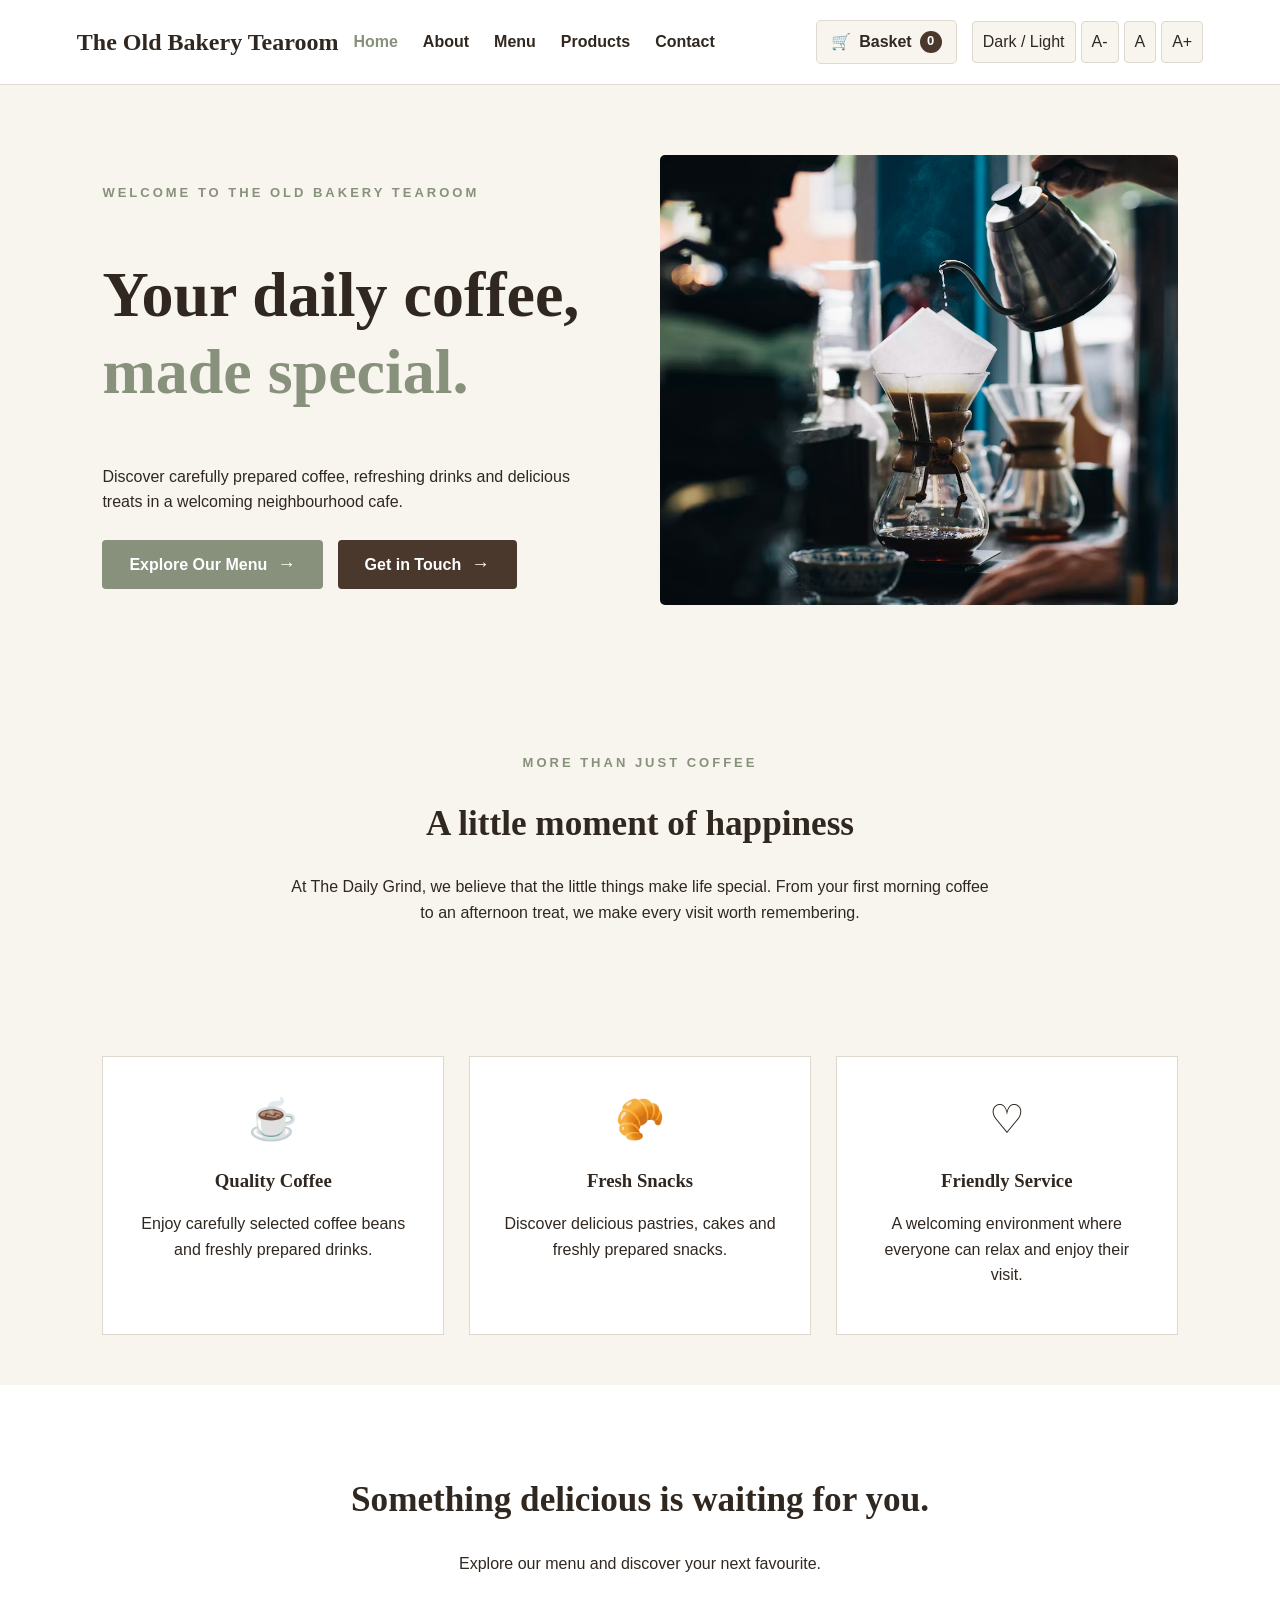
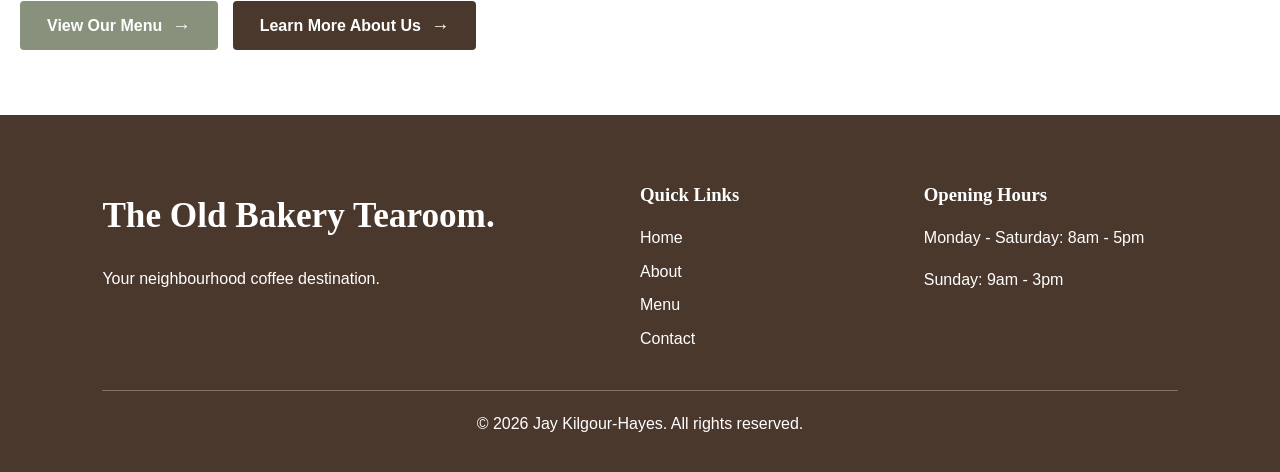
<file: index.html>
<!DOCTYPE html>
<html lang="en">
<head>
    <meta charset="UTF-8">
    <meta name="viewport" content="width=device-width, initial-scale=1.0">

    <meta name="description" content="The Old Bakery Tearoom - your local neighbourhood cafe for quality coffee, drinks and snacks.">

    <title>The Old Bakery Tearoom | Home</title>

    <link rel="stylesheet" href="css/styles.css">
    <script src="javascript/script.js" defer></script>
</head>

<body>

    <!-- Accessibility: Skip navigation -->
    <a href="#main-content" class="skip-link">
        Skip to main content
    </a>

    <!-- Header -->
    <header class="site-header">

        <a href="index.html" class="logo">
            The Old Bakery Tearoom
        </a>

        <button class="menu-toggle"
                aria-label="Open navigation menu"
                aria-expanded="false"
                aria-controls="main-navigation"
                type="button">
            ☰
        </button>

        <nav id="main-navigation" aria-label="Main navigation">
            <ul>
                <li><a href="index.html" aria-current="page">Home</a></li>
                <li><a href="about.html">About</a></li>
                <li><a href="menu.html">Menu</a></li>
                <li><a href="products.html">Products</a></li>
                <li><a href="contact.html">Contact</a></li>
            </ul>
        </nav>

        <!-- Header basket dropdown -->
        <div class="header-basket-container">

            <button type="button" class="header-basket"
                    id="header-basket-toggle"
                    aria-label="Open basket, 0 items"
                    aria-expanded="false"
                    aria-controls="header-basket-dropdown">

                <span aria-hidden="true">🛒</span>
                <span>Basket</span>
                <span id="header-basket-count">0</span>

            </button>

            <div class="header-basket-dropdown"
                 id="header-basket-dropdown" hidden>

                <h2>Your Basket</h2>

                <div id="basket-items"></div>

                <p>Items: <span id="basket-count">0</span></p>

                <p>Total: £<span id="basket-total">0.00</span></p>

                <button id="clear-basket" type="button">
                    Clear Basket
                </button>

            </div>

        </div>

        <!-- Accessibility controls -->
        <div class="accessibility-controls">

            <button id="theme-toggle" type="button">
                Dark / Light
            </button>

            <button id="decrease-text" type="button"
                    aria-label="Decrease text size">
                A-
            </button>

            <button id="reset-text" type="button"
                    aria-label="Reset text size">
                A
            </button>

            <button id="increase-text" type="button"
                    aria-label="Increase text size">
                A+
            </button>

        </div>

    </header>

    <main id="main-content">

        <!-- Hero section -->
        <section class="hero">

            <div class="hero-content">

                <p class="eyebrow">WELCOME TO THE OLD BAKERY TEAROOM</p>

                <h1>
                    Your daily coffee,
                    <span>made special.</span>
                </h1>

                <p>
                    Discover carefully prepared coffee, refreshing
                    drinks and delicious treats in a welcoming
                    neighbourhood cafe.
                </p>

                <div class="hero-actions">

                    <a class="btn btn-primary" href="menu.html">
                        Explore Our Menu
                    </a>

                    <a class="btn btn-secondary" href="contact.html">
                        Get in Touch
                    </a>

                </div>

            </div>

            <div class="hero-image">

                <img
                    src="assets/Images/Cafe.jpeg"
                    alt="Freshly prepared coffee served in a welcoming cafe"
                >

            </div>

        </section>

        <!-- Introduction -->
        <section class="welcome-section">

            <p class="eyebrow">MORE THAN JUST COFFEE</p>

            <h2>A little moment of happiness</h2>

            <p>
                At The Daily Grind, we believe that the little
                things make life special. From your first morning
                coffee to an afternoon treat, we make every visit
                worth remembering.
            </p>

        </section>

        <!-- Features -->
        <section class="features">

            <article class="feature-card">

                <div class="feature-icon" aria-hidden="true">
                    ☕
                </div>

                <h3>Quality Coffee</h3>

                <p>
                    Enjoy carefully selected coffee beans and
                    freshly prepared drinks.
                </p>

            </article>

            <article class="feature-card">

                <div class="feature-icon" aria-hidden="true">
                    🥐
                </div>

                <h3>Fresh Snacks</h3>

                <p>
                    Discover delicious pastries, cakes and
                    freshly prepared snacks.
                </p>

            </article>

            <article class="feature-card">

                <div class="feature-icon" aria-hidden="true">
                    ♡
                </div>

                <h3>Friendly Service</h3>

                <p>
                    A welcoming environment where everyone
                    can relax and enjoy their visit.
                </p>

            </article>

        </section>

        <!-- Call to action -->
        <section class="cta-section">

            <h2>Something delicious is waiting for you.</h2>

            <p>
                Explore our menu and discover your next favourite.
            </p>

            <div class="hero-actions">

                <a class="btn btn-primary" href="menu.html">
                    View Our Menu
                </a>

                <a class="btn btn-secondary" href="about.html">
                    Learn More About Us
                </a>

            </div>

        </section>

    </main>

    <!-- Footer -->
    <footer class="site-footer">

        <div class="footer-content">

            <div>
                <h2>The Old Bakery Tearoom.</h2>
                <p>Your neighbourhood coffee destination.</p>
            </div>

            <div>
                <h3>Quick Links</h3>
                <a href="index.html">Home</a>
                <a href="about.html">About</a>
                <a href="menu.html">Menu</a>
                <a href="contact.html">Contact</a>
            </div>

            <div>
                <h3>Opening Hours</h3>
                <p>Monday - Saturday: 8am - 5pm</p>
                <p>Sunday: 9am - 3pm</p>
            </div>

        </div>

        <p class="copyright">
            &copy; 2026 Jay Kilgour-Hayes. All rights reserved.
        </p>

    </footer>

</body>
</html>
</file>
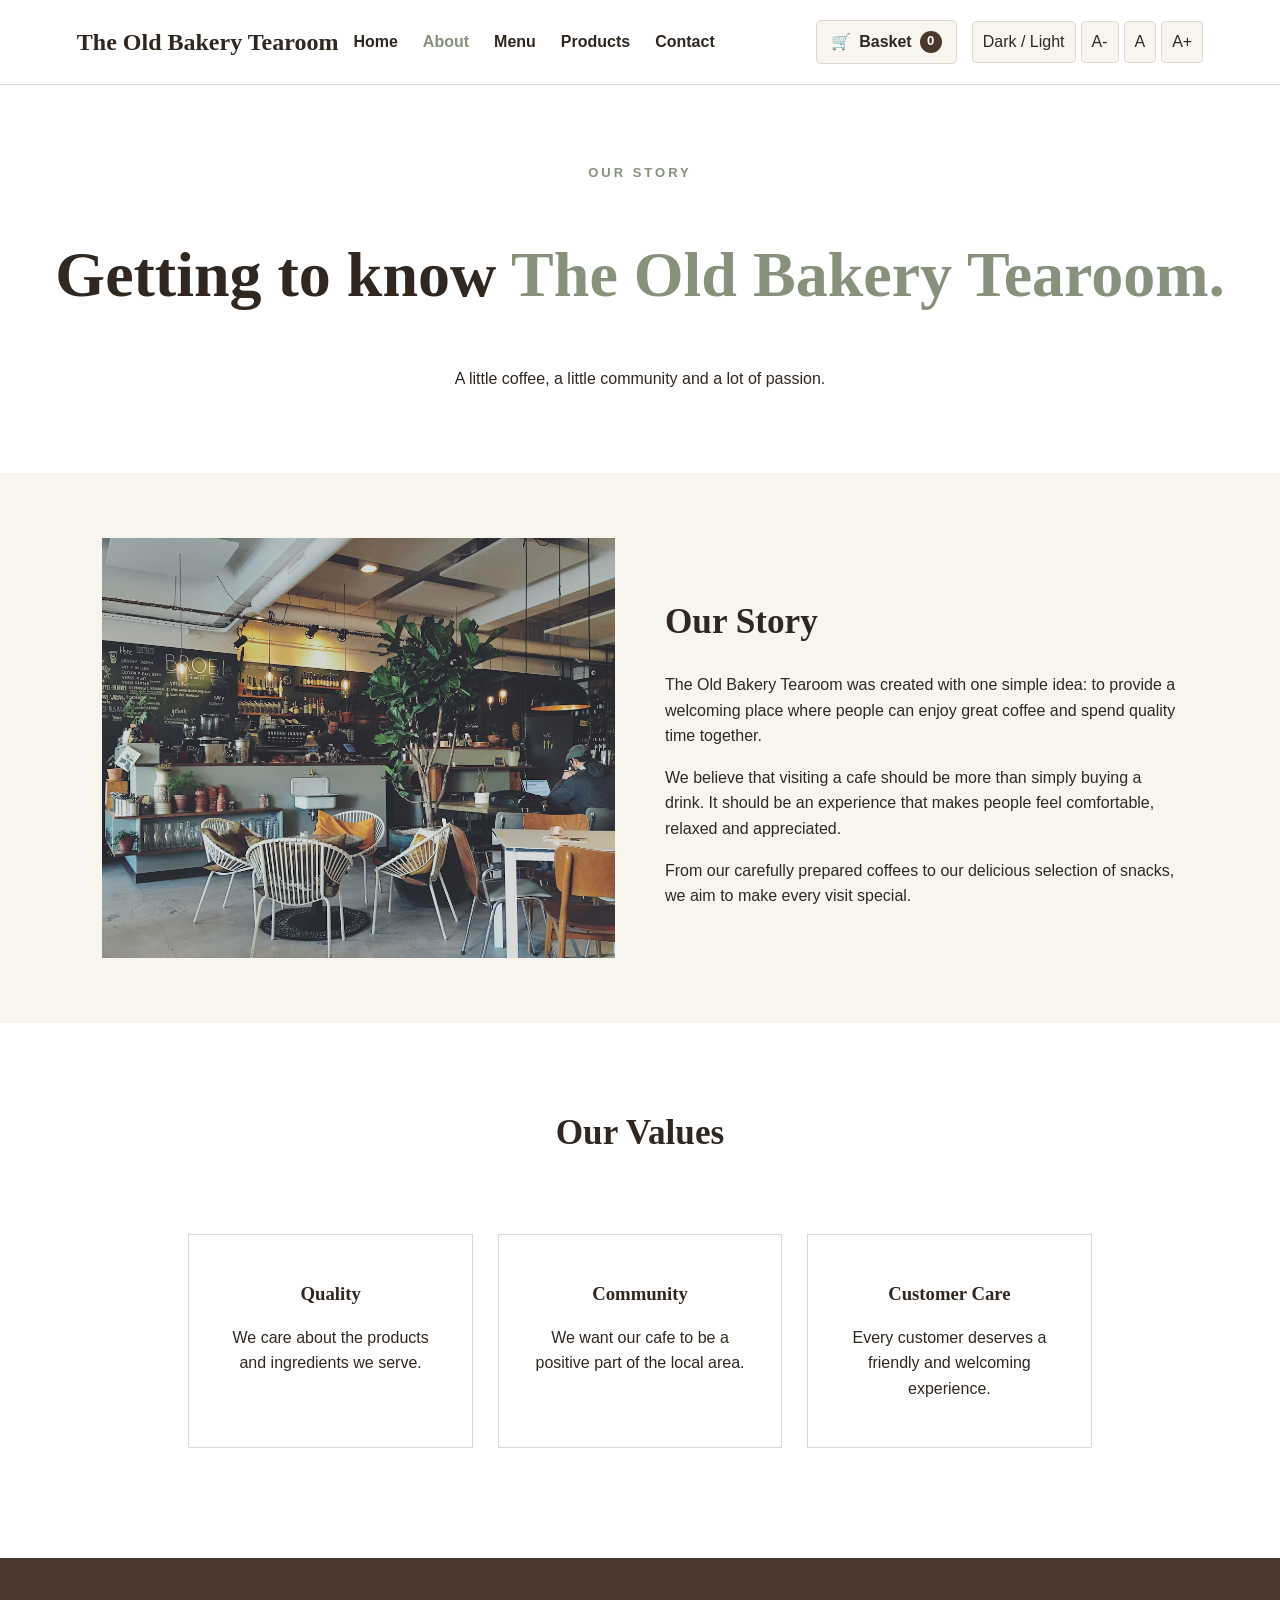
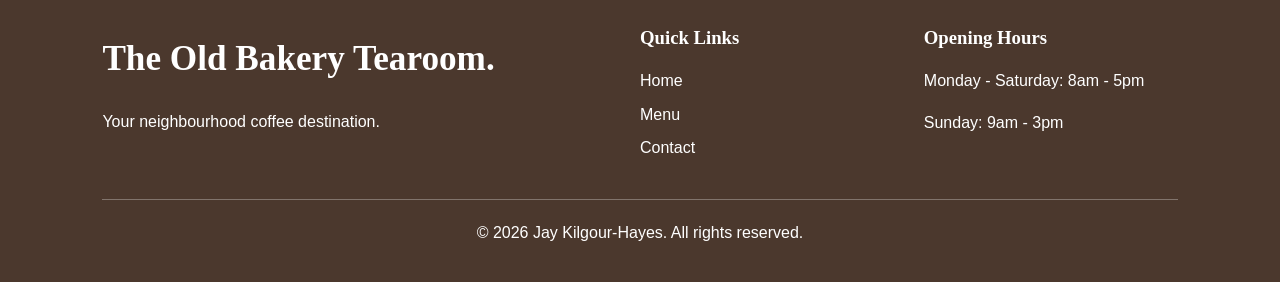
<file: about.html>
<!DOCTYPE html>
<html lang="en">
<head>
    <meta charset="UTF-8">
    <meta name="viewport" content="width=device-width, initial-scale=1.0">
    <meta name="description" content="Discover the story behind The Old Bakery Tearoom cafe.">
    <title>About Us | The Old Bakery Tearoom</title>
    <link rel="stylesheet" href="css/styles.css">
    <script src="javascript/script.js" defer></script>
</head>

<body>

<a href="#main-content" class="skip-link">Skip to main content</a>

<header class="site-header">

    <a href="index.html" class="logo">The Old Bakery Tearoom</a>

    <button class="menu-toggle" aria-label="Open navigation menu"
            aria-expanded="false" aria-controls="main-navigation">
        ☰
    </button>

    <nav id="main-navigation" aria-label="Main navigation">
        <ul>
            <li><a href="index.html">Home</a></li>
            <li><a href="about.html" aria-current="page">About</a></li>
            <li><a href="menu.html">Menu</a></li>
            <li><a href="products.html">Products</a></li>
            <li><a href="contact.html">Contact</a></li>
        </ul>
    </nav>

    <!-- Header basket dropdown -->
    <div class="header-basket-container">

        <button type="button" class="header-basket"
                id="header-basket-toggle"
                aria-label="Open basket, 0 items"
                aria-expanded="false"
                aria-controls="header-basket-dropdown">

            <span aria-hidden="true">🛒</span>
            <span>Basket</span>
            <span id="header-basket-count">0</span>

        </button>

        <div class="header-basket-dropdown"
             id="header-basket-dropdown" hidden>

            <h2>Your Basket</h2>

            <div id="basket-items"></div>

            <p>Items: <span id="basket-count">0</span></p>

            <p>Total: £<span id="basket-total">0.00</span></p>

            <button id="clear-basket" type="button">
                Clear Basket
            </button>

        </div>

    </div>

    <div class="accessibility-controls">
        <button id="theme-toggle" type="button">Dark / Light</button>
        <button id="decrease-text" type="button">A-</button>
        <button id="reset-text" type="button">A</button>
        <button id="increase-text" type="button">A+</button>
    </div>

</header>

<main id="main-content">

    <section class="page-heading">
        <p class="eyebrow">OUR STORY</p>
        <h1>Getting to know <span>The Old Bakery Tearoom.</span></h1>
        <p>A little coffee, a little community and a lot of passion.</p>
    </section>

    <section class="about-section">

        <div class="about-image">
            <img src="assets/Images/Cafe_seats.jpeg"
                 alt="Warm and welcoming independent cafe interior">
        </div>

        <div class="about-content">

            <h2>Our Story</h2>

            <p>
                The Old Bakery Tearoom was created with one simple idea:
                to provide a welcoming place where people can
                enjoy great coffee and spend quality time together.
            </p>

            <p>
                We believe that visiting a cafe should be more
                than simply buying a drink. It should be an
                experience that makes people feel comfortable,
                relaxed and appreciated.
            </p>

            <p>
                From our carefully prepared coffees to our
                delicious selection of snacks, we aim to make
                every visit special.
            </p>

        </div>

    </section>

    <section class="values-section">

        <h2>Our Values</h2>

        <div class="features">

            <article class="feature-card">
                <h3>Quality</h3>
                <p>We care about the products and ingredients we serve.</p>
            </article>

            <article class="feature-card">
                <h3>Community</h3>
                <p>We want our cafe to be a positive part of the local area.</p>
            </article>

            <article class="feature-card">
                <h3>Customer Care</h3>
                <p>Every customer deserves a friendly and welcoming experience.</p>
            </article>

        </div>

    </section>

</main>

<footer class="site-footer">
    <div class="footer-content">
        <div>
            <h2>The Old Bakery Tearoom.</h2>
            <p>Your neighbourhood coffee destination.</p>
        </div>
        <div>
            <h3>Quick Links</h3>
            <a href="index.html">Home</a>
            <a href="menu.html">Menu</a>
            <a href="contact.html">Contact</a>
        </div>
        <div>
            <h3>Opening Hours</h3>
            <p>Monday - Saturday: 8am - 5pm</p>
            <p>Sunday: 9am - 3pm</p>
        </div>
    </div>
    <p class="copyright">&copy; 2026 Jay Kilgour-Hayes. All rights reserved.</p>
</footer>

</body>
</html>
</file>
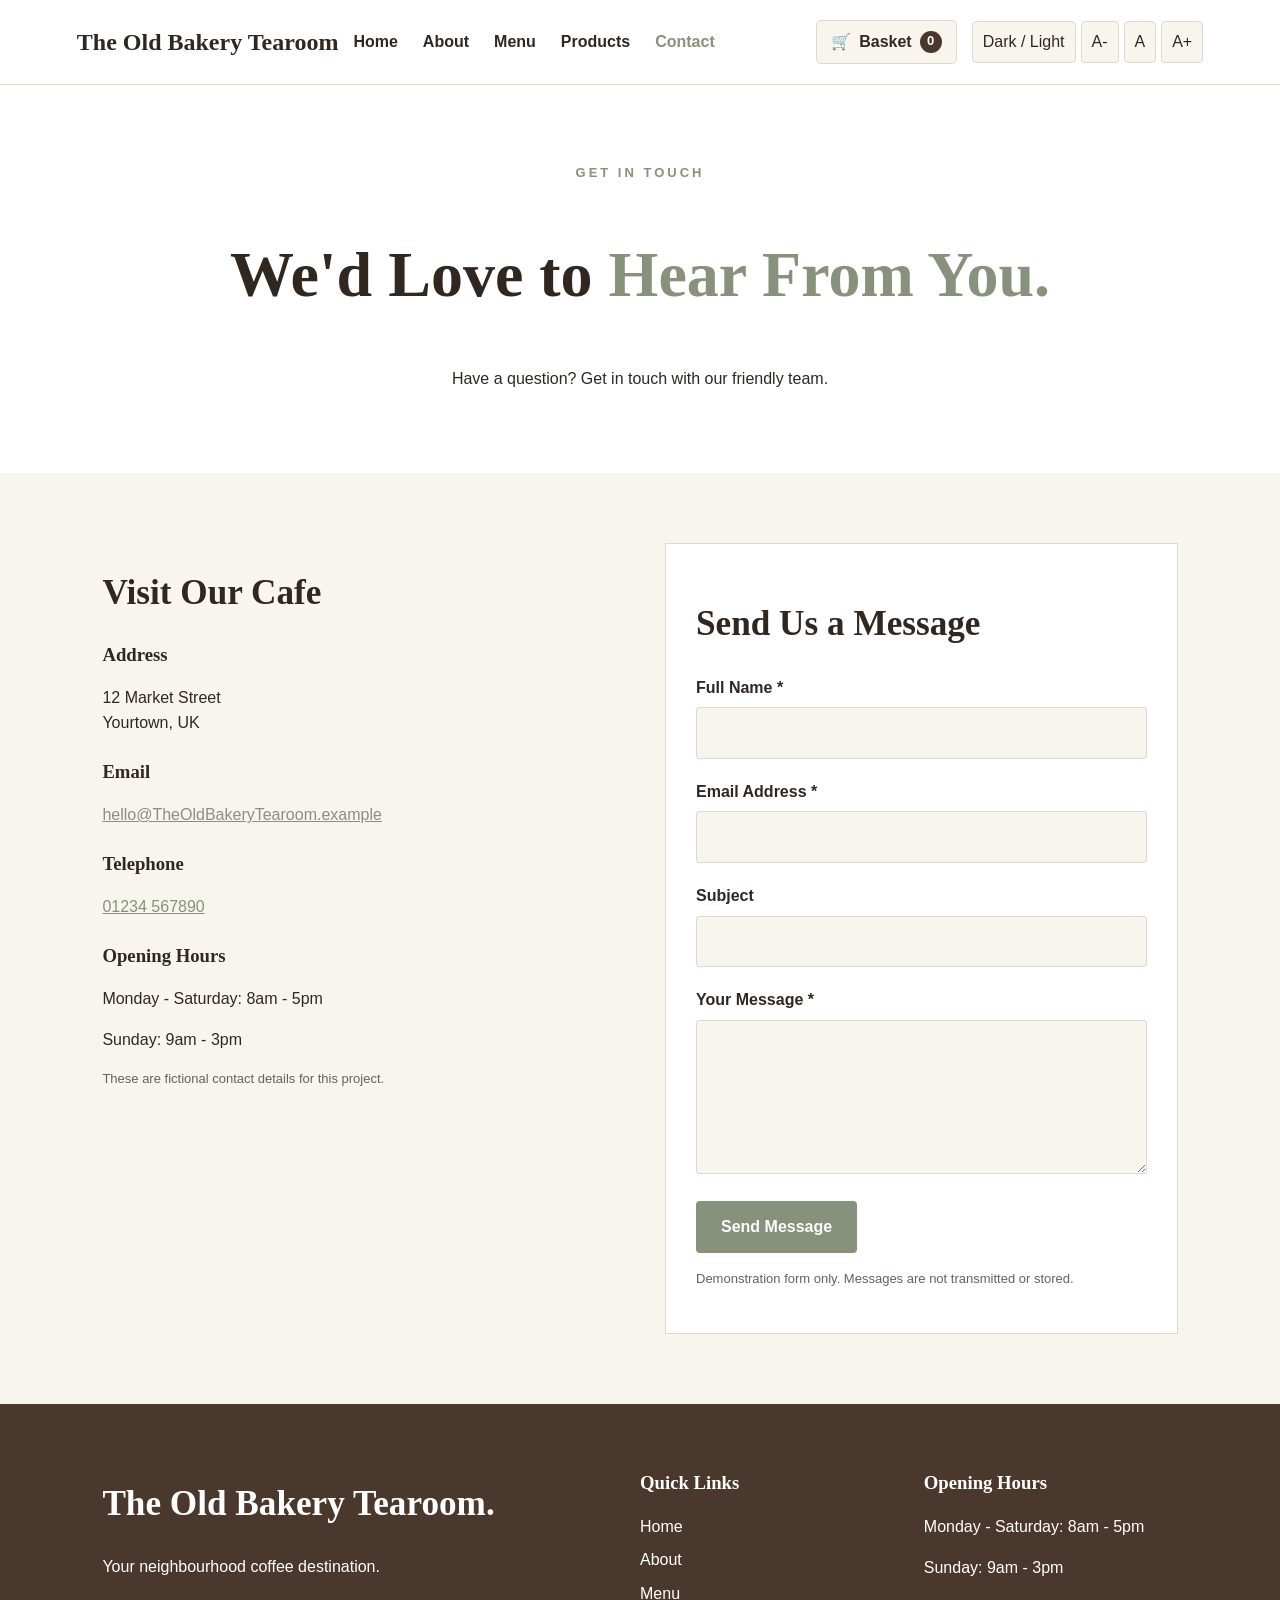
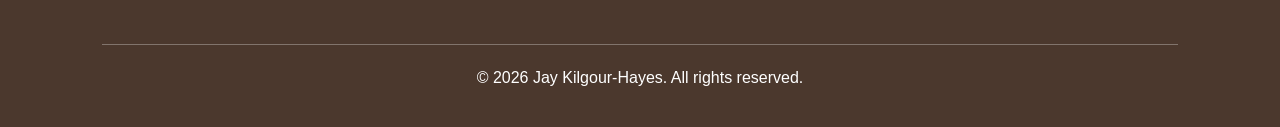
<file: contact.html>
<!DOCTYPE html>
<html lang="en">
<head>
    <meta charset="UTF-8">
    <meta name="viewport" content="width=device-width, initial-scale=1.0">
    <meta name="description" content="Contact The Old Bakery Tearoom cafe.">
    <title>Contact | The Old Bakery Tearoom</title>
    <link rel="stylesheet" href="css/styles.css">
    <script src="javascript/script.js" defer></script>
</head>

<body>

<a href="#main-content" class="skip-link">Skip to main content</a>

<header class="site-header">
    <a href="index.html" class="logo">The Old Bakery Tearoom</a>

    <button class="menu-toggle" aria-label="Open navigation menu"
            aria-expanded="false" aria-controls="main-navigation">☰</button>

    <nav id="main-navigation" aria-label="Main navigation">
        <ul>
            <li><a href="index.html">Home</a></li>
            <li><a href="about.html">About</a></li>
            <li><a href="menu.html">Menu</a></li>
            <li><a href="products.html">Products</a></li>
            <li><a href="contact.html" aria-current="page">Contact</a></li>
        </ul>
    </nav>

    <!-- Header basket dropdown -->
    <div class="header-basket-container">

        <button type="button" class="header-basket"
                id="header-basket-toggle"
                aria-label="Open basket, 0 items"
                aria-expanded="false"
                aria-controls="header-basket-dropdown">

            <span aria-hidden="true">🛒</span>
            <span>Basket</span>
            <span id="header-basket-count">0</span>

        </button>

        <div class="header-basket-dropdown"
             id="header-basket-dropdown" hidden>

            <h2>Your Basket</h2>

            <div id="basket-items"></div>

            <p>Items: <span id="basket-count">0</span></p>

            <p>Total: £<span id="basket-total">0.00</span></p>

            <button id="clear-basket" type="button">
                Clear Basket
            </button>

        </div>

    </div>

    <div class="accessibility-controls">
        <button id="theme-toggle" type="button">Dark / Light</button>
        <button id="decrease-text" type="button">A-</button>
        <button id="reset-text" type="button">A</button>
        <button id="increase-text" type="button">A+</button>
    </div>
</header>

<main id="main-content">

    <section class="page-heading">
        <p class="eyebrow">GET IN TOUCH</p>
        <h1>We'd Love to <span>Hear From You.</span></h1>
        <p>Have a question? Get in touch with our friendly team.</p>
    </section>

    <section class="contact-section">

        <div class="contact-information">

            <h2>Visit Our Cafe</h2>

            <h3>Address</h3>
            <p>12 Market Street<br>Yourtown, UK</p>

            <h3>Email</h3>
            <p>
                <a href="mailto:hello@theoldbakerytearoom.example">
                    hello@TheOldBakeryTearoom.example
                </a>
            </p>

            <h3>Telephone</h3>
            <p>
                <a href="tel:01234567890">
                    01234 567890
                </a>
            </p>

            <h3>Opening Hours</h3>
            <p>Monday - Saturday: 8am - 5pm</p>
            <p>Sunday: 9am - 3pm</p>

            <p class="small-note">
                These are fictional contact details for this project.
            </p>

        </div>

        <div class="contact-form-container">

            <h2>Send Us a Message</h2>

            <form id="contact-form" novalidate>

                <div class="form-group">
                    <label for="name">Full Name *</label>
                    <input type="text" id="name" name="name"
                           autocomplete="name" required>
                </div>

                <div class="form-group">
                    <label for="email">Email Address *</label>
                    <input type="email" id="email" name="email"
                           autocomplete="email" required>
                </div>

                <div class="form-group">
                    <label for="subject">Subject</label>
                    <input type="text" id="subject" name="subject">
                </div>

                <div class="form-group">
                    <label for="message">Your Message *</label>
                    <textarea id="message" name="message"
                              rows="5" required minlength="10"></textarea>
                </div>

                <button type="submit" class="primary-button">
                    Send Message
                </button>

                <p id="form-feedback" role="status" aria-live="polite"></p>

            </form>

            <p class="small-note">
                Demonstration form only. Messages are not transmitted
                or stored.
            </p>

        </div>

    </section>

</main>

<footer class="site-footer">
    <div class="footer-content">
        <div><h2>The Old Bakery Tearoom.</h2><p>Your neighbourhood coffee destination.</p></div>
        <div><h3>Quick Links</h3><a href="index.html">Home</a><a href="about.html">About</a><a href="menu.html">Menu</a></div>
        <div><h3>Opening Hours</h3><p>Monday - Saturday: 8am - 5pm</p><p>Sunday: 9am - 3pm</p></div>
    </div>
    <p class="copyright">&copy; 2026 Jay Kilgour-Hayes. All rights reserved.</p>
</footer>

</body>
</html>
</file>
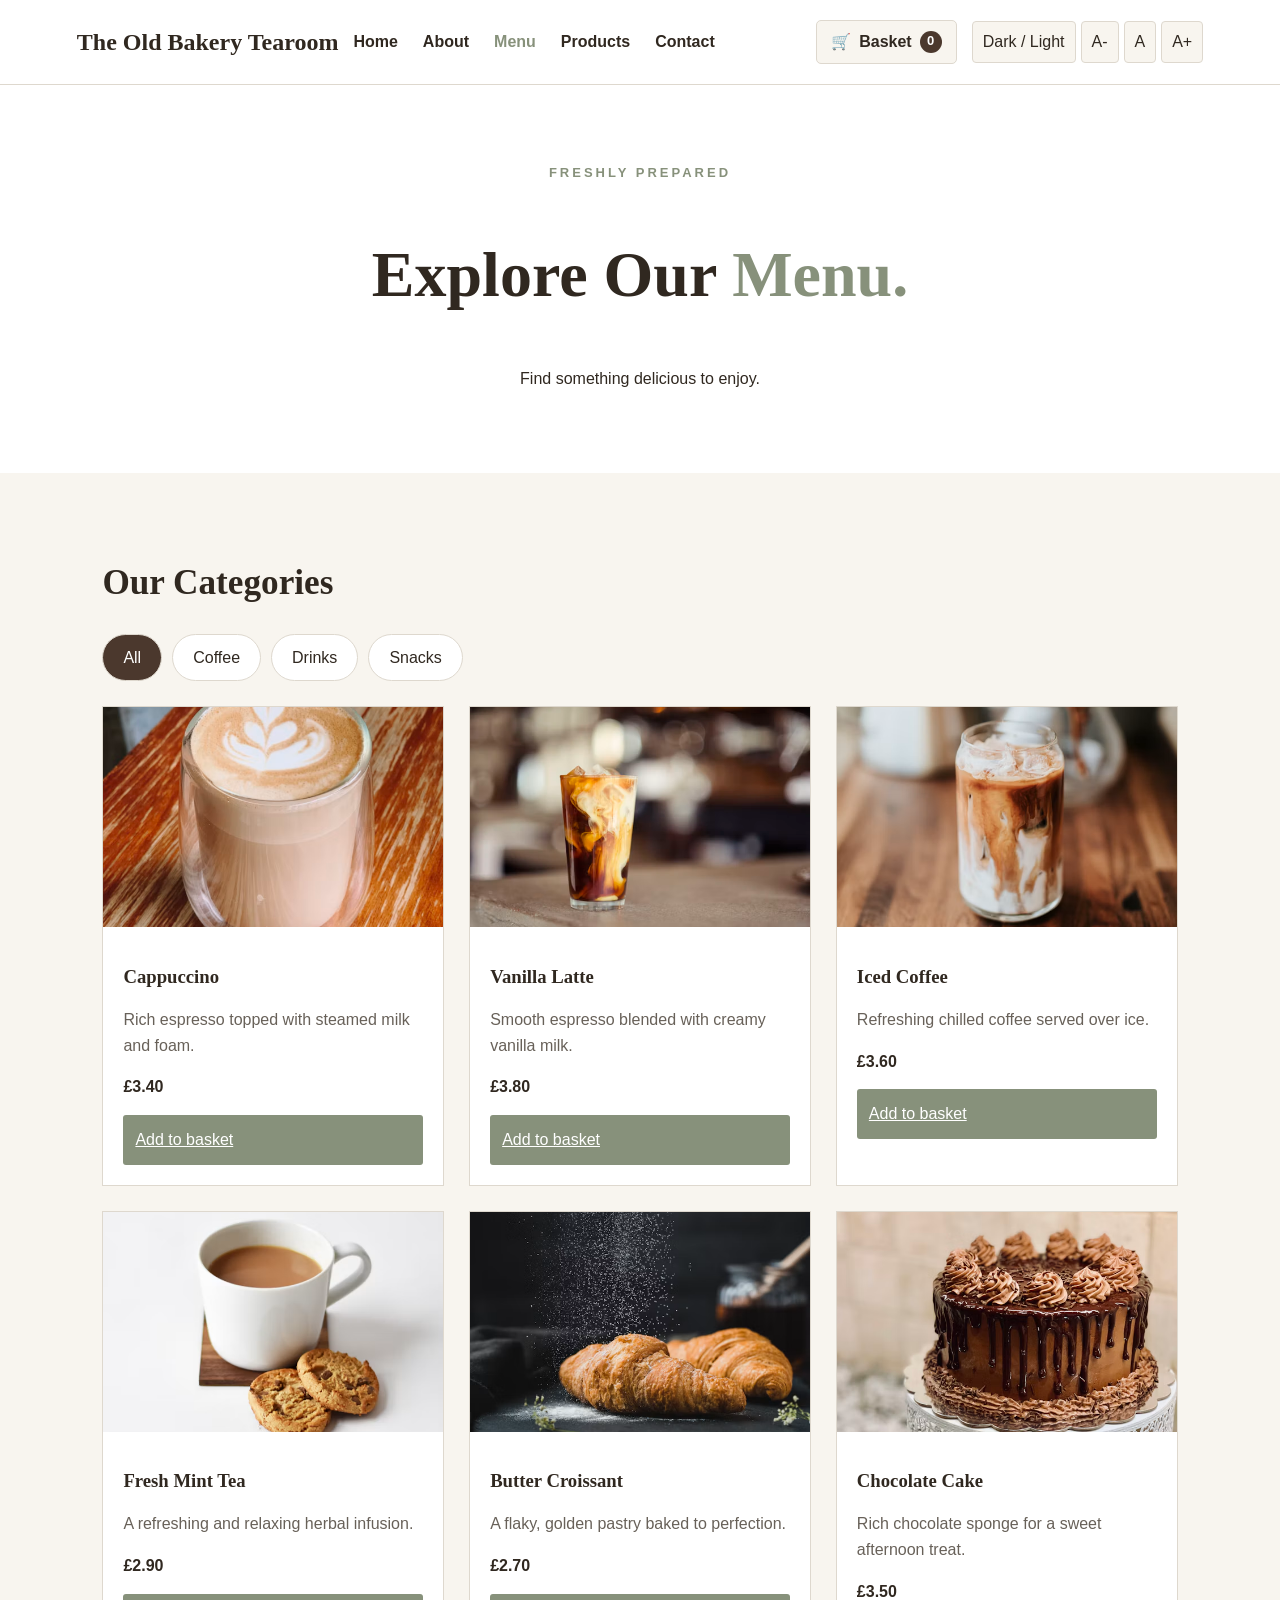
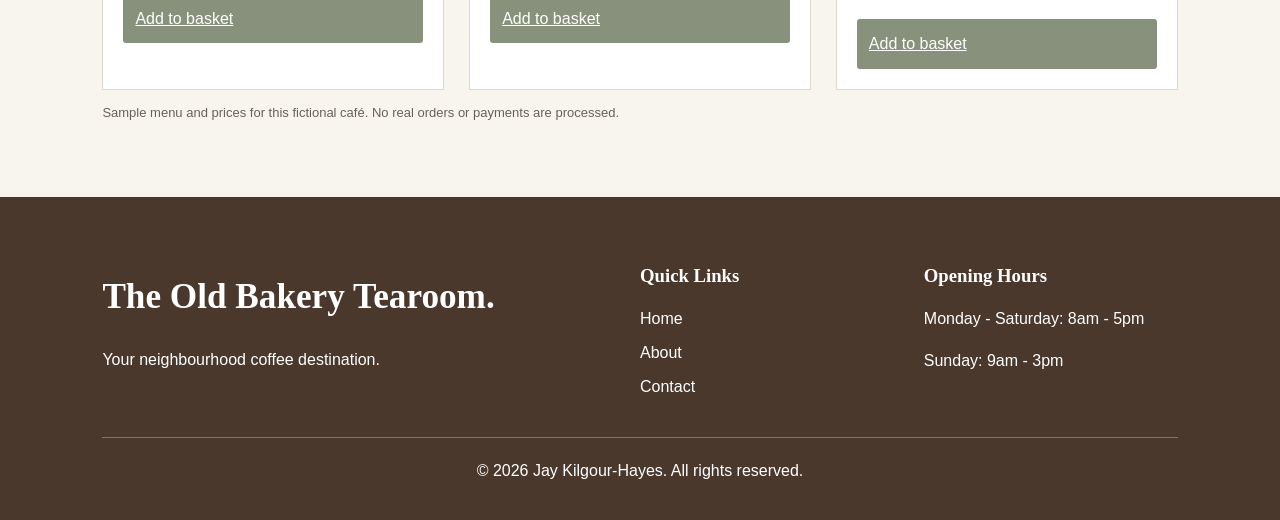
<file: menu.html>
<!DOCTYPE html>
<html lang="en">
<head>
    <meta charset="UTF-8">
    <meta name="viewport" content="width=device-width, initial-scale=1.0">
    <meta name="description" content="Explore coffee, drinks and snacks at The Old Bakery Tearoom.">
    <title>Menu | The Old Bakery Tearoom</title>
    <link rel="stylesheet" href="css/styles.css">
    <script src="javascript/script.js"></script>
</head>

<body>

<a href="#main-content" class="skip-link">Skip to main content</a>

<header class="site-header">
    <a href="index.html" class="logo">The Old Bakery Tearoom</a>

    <button class="menu-toggle" aria-label="Open navigation menu"
            aria-expanded="false" aria-controls="main-navigation">☰</button>

    <nav id="main-navigation" aria-label="Main navigation">
        <ul>
            <li><a href="index.html">Home</a></li>
            <li><a href="about.html">About</a></li>
            <li><a href="menu.html" aria-current="page">Menu</a></li>
            <li><a href="products.html">Products</a></li>
            <li><a href="contact.html">Contact</a></li>
        </ul>
    </nav>

    <!-- Header basket dropdown -->
    <div class="header-basket-container">

        <button type="button" class="header-basket"
                id="header-basket-toggle"
                aria-label="Open basket, 0 items"
                aria-expanded="false"
                aria-controls="header-basket-dropdown">

            <span aria-hidden="true">🛒</span>
            <span>Basket</span>
            <span id="header-basket-count">0</span>

        </button>

        <div class="header-basket-dropdown"
             id="header-basket-dropdown" hidden>

            <h2>Your Basket</h2>

            <div id="basket-items"></div>

            <p>Items: <span id="basket-count">0</span></p>

            <p>Total: £<span id="basket-total">0.00</span></p>

            <button id="clear-basket" type="button">Clear Basket</button>

        </div>

    </div>

    <div class="accessibility-controls">
        <button id="theme-toggle" type="button">Dark / Light</button>
        <button id="decrease-text" type="button">A-</button>
        <button id="reset-text" type="button">A</button>
        <button id="increase-text" type="button">A+</button>
    </div>
</header>

<main id="main-content">

    <section class="page-heading">
        <p class="eyebrow">FRESHLY PREPARED</p>
        <h1>Explore Our <span>Menu.</span></h1>
        <p>Find something delicious to enjoy.</p>
    </section>

    <section class="menu-section">

        <h2>Our Categories</h2>

        <div class="filter-buttons" role="group" aria-label="Filter menu">

            <button class="filter-btn active" data-filter="all"
                    aria-pressed="true">All</button>

            <button class="filter-btn" data-filter="coffee"
                    aria-pressed="false">Coffee</button>

            <button class="filter-btn" data-filter="drinks"
                    aria-pressed="false">Drinks</button>

            <button class="filter-btn" data-filter="snacks"
                    aria-pressed="false">Snacks</button>

        </div>

        <div class="product-grid">

            <article class="product-card" data-category="coffee">
                <img src="assets/Images/coffee1.jpeg"
                     alt="Fresh cappuccino with milk foam">
                <div class="product-information">
                    <h3>Cappuccino</h3>
                    <p>Rich espresso topped with steamed milk and foam.</p>
                    <strong>£3.40</strong>
                    <a href="#" class="add-to-basket"
                       data-name="Cappuccino" data-price="3.40">
                        Add to basket
                    </a>
                </div>
            </article>

            <article class="product-card" data-category="coffee">
                <img src="assets/Images/coffee2.jpeg"
                     alt="Latte coffee served in a glass">
                <div class="product-information">
                    <h3>Vanilla Latte</h3>
                    <p>Smooth espresso blended with creamy vanilla milk.</p>
                    <strong>£3.80</strong>
                    <a href="#" class="add-to-basket"
                       data-name="Vanilla Latte" data-price="3.80">
                        Add to basket
                    </a>
                </div>
            </article>

            <article class="product-card" data-category="drinks">
                <img src="assets/Images/icecoffee1.jpeg"
                     alt="Refreshing iced coffee">
                <div class="product-information">
                    <h3>Iced Coffee</h3>
                    <p>Refreshing chilled coffee served over ice.</p>
                    <strong>£3.60</strong>
                    <a href="#" class="add-to-basket"
                       data-name="Iced Coffee" data-price="3.60">
                        Add to basket
                    </a>
                </div>
            </article>

            <article class="product-card" data-category="drinks">
                <img src="assets/Images/coffee3.jpeg"
                     alt="A freshly prepared cup of tea">
                <div class="product-information">
                    <h3>Fresh Mint Tea</h3>
                    <p>A refreshing and relaxing herbal infusion.</p>
                    <strong>£2.90</strong>
                    <a href="#" class="add-to-basket"
                       data-name="Fresh Mint Tea" data-price="2.90">
                        Add to basket
                    </a>
                </div>
            </article>

            <article class="product-card" data-category="snacks">
                <img src="assets/Images/bread1.jpeg"
                     alt="Golden buttery croissant">
                <div class="product-information">
                    <h3>Butter Croissant</h3>
                    <p>A flaky, golden pastry baked to perfection.</p>
                    <strong>£2.70</strong>
                    <a href="#" class="add-to-basket"
                       data-name="Butter Croissant" data-price="2.70">
                        Add to basket
                    </a>
                </div>
            </article>

            <article class="product-card" data-category="snacks">
                <img src="assets/Images/cake1.jpeg"
                     alt="A delicious slice of chocolate cake">
                <div class="product-information">
                    <h3>Chocolate Cake</h3>
                    <p>Rich chocolate sponge for a sweet afternoon treat.</p>
                    <strong>£3.50</strong>
                    <a href="#" class="add-to-basket"
                       data-name="Chocolate Cake" data-price="3.50">
                        Add to basket
                    </a>
                </div>
            </article>

        </div>

        <p class="small-note">
            Sample menu and prices for this fictional café.
            No real orders or payments are processed.
        </p>

    </section>

</main>

<footer class="site-footer">
    <div class="footer-content">
        <div><h2>The Old Bakery Tearoom.</h2><p>Your neighbourhood coffee destination.</p></div>
        <div><h3>Quick Links</h3><a href="index.html">Home</a><a href="about.html">About</a><a href="contact.html">Contact</a></div>
        <div><h3>Opening Hours</h3><p>Monday - Saturday: 8am - 5pm</p><p>Sunday: 9am - 3pm</p></div>
    </div>
    <p class="copyright">&copy; 2026 Jay Kilgour-Hayes. All rights reserved.</p>
</footer>

</body>
</html>
</file>
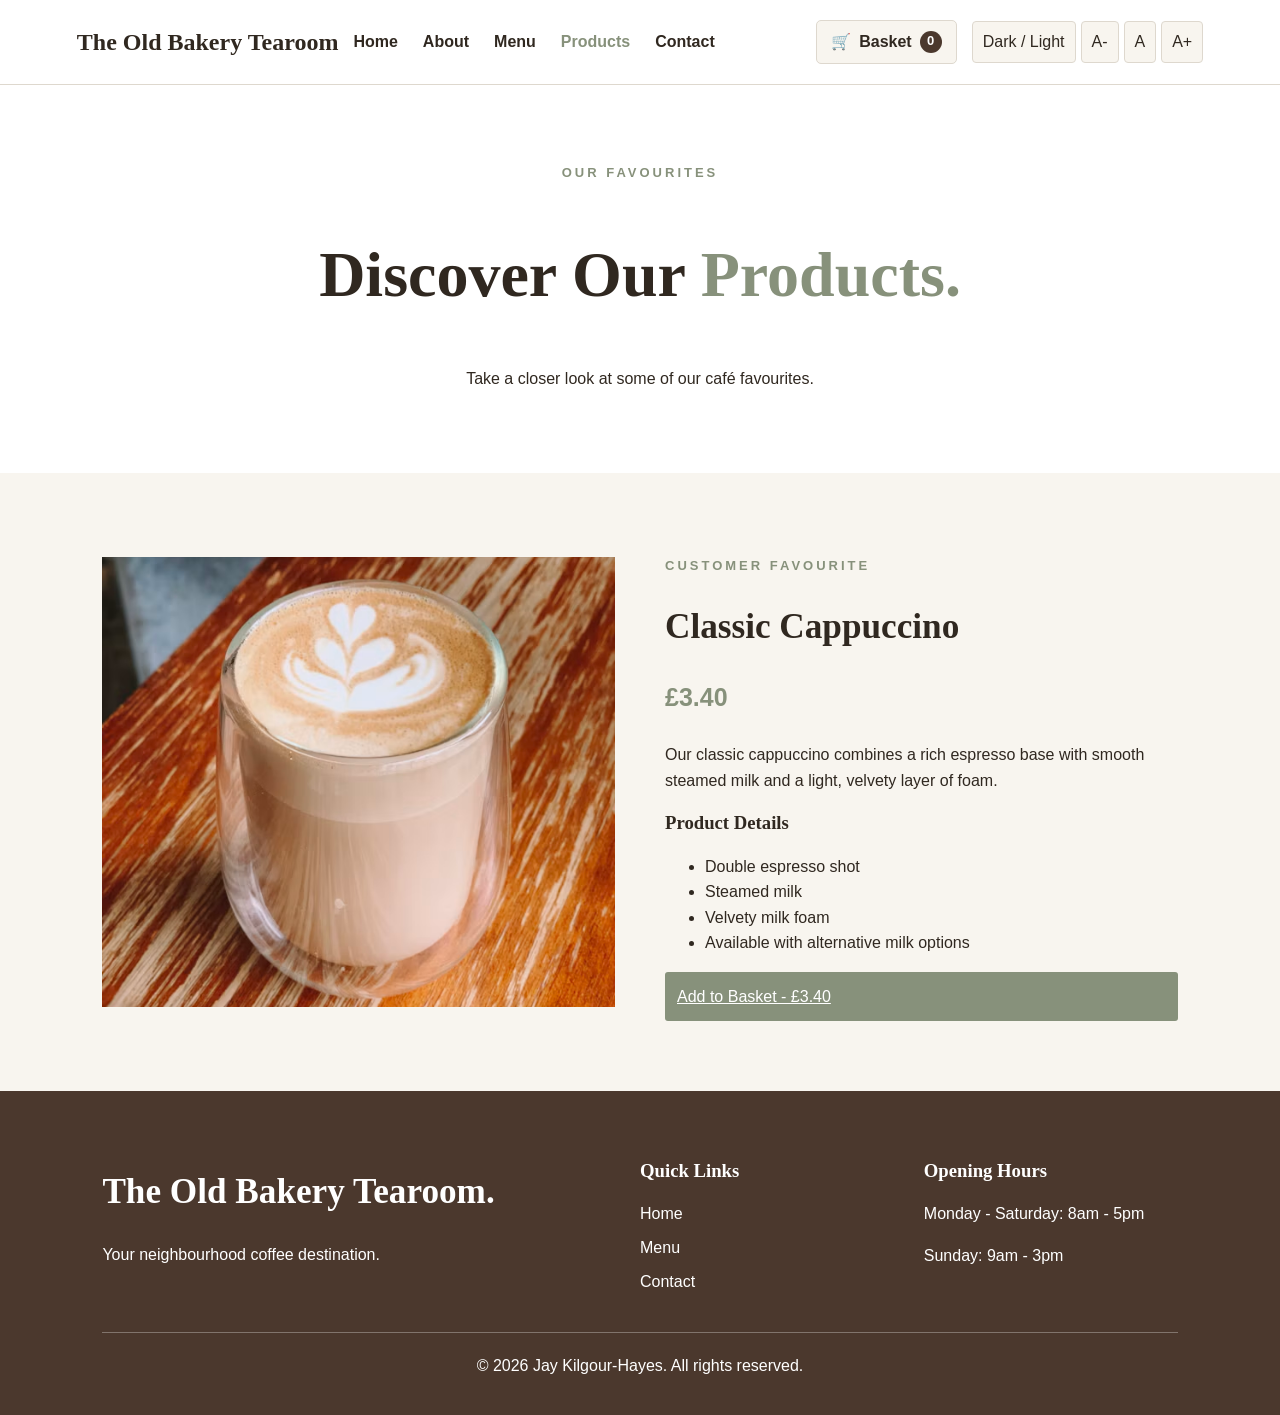
<file: products.html>
<!DOCTYPE html>
<html lang="en">
<head>
    <meta charset="UTF-8">
    <meta name="viewport" content="width=device-width, initial-scale=1.0">
    <meta name="description" content="Discover our featured coffee products.">
    <title>Products | The Old Bakery Tearoom</title>
    <link rel="stylesheet" href="css/styles.css">
    <script src="javascript/script.js" defer></script>
</head>

<body>

<a href="#main-content" class="skip-link">Skip to main content</a>

<header class="site-header">
    <a href="index.html" class="logo">The Old Bakery Tearoom</a>

    <button class="menu-toggle" aria-label="Open navigation menu"
            aria-expanded="false" aria-controls="main-navigation">☰</button>

    <nav id="main-navigation" aria-label="Main navigation">
        <ul>
            <li><a href="index.html">Home</a></li>
            <li><a href="about.html">About</a></li>
            <li><a href="menu.html">Menu</a></li>
            <li><a href="products.html" aria-current="page">Products</a></li>
            <li><a href="contact.html">Contact</a></li>
        </ul>
    </nav>

    <!-- Header basket dropdown -->
    <div class="header-basket-container">

        <button type="button" class="header-basket"
                id="header-basket-toggle"
                aria-label="Open basket, 0 items"
                aria-expanded="false"
                aria-controls="header-basket-dropdown">

            <span aria-hidden="true">🛒</span>
            <span>Basket</span>
            <span id="header-basket-count">0</span>

        </button>

        <div class="header-basket-dropdown"
             id="header-basket-dropdown" hidden>

            <h2>Your Basket</h2>

            <div id="basket-items"></div>

            <p>Items: <span id="basket-count">0</span></p>

            <p>Total: £<span id="basket-total">0.00</span></p>

            <button id="clear-basket" type="button">
                Clear Basket
            </button>

        </div>

    </div>

    <div class="accessibility-controls">
        <button id="theme-toggle" type="button">Dark / Light</button>
        <button id="decrease-text" type="button">A-</button>
        <button id="reset-text" type="button">A</button>
        <button id="increase-text" type="button">A+</button>
    </div>
</header>

<main id="main-content">

    <section class="page-heading">
        <p class="eyebrow">OUR FAVOURITES</p>
        <h1>Discover Our <span>Products.</span></h1>
        <p>Take a closer look at some of our café favourites.</p>
    </section>

    <section class="featured-product">

        <div class="featured-product-image">
            <img src="assets/Images/coffee1.jpeg"
                 alt="A cappuccino with a decorative milk foam design">
        </div>

        <div class="featured-product-content">

            <p class="eyebrow">CUSTOMER FAVOURITE</p>

            <h2>Classic Cappuccino</h2>

            <p class="product-price">£3.40</p>

            <p>
                Our classic cappuccino combines a rich espresso
                base with smooth steamed milk and a light,
                velvety layer of foam.
            </p>

            <h3>Product Details</h3>

            <ul>
                <li>Double espresso shot</li>
                <li>Steamed milk</li>
                <li>Velvety milk foam</li>
                <li>Available with alternative milk options</li>
            </ul>

            <a href="#" class="add-to-basket"
               data-name="Classic Cappuccino"
               data-price="3.40">
                Add to Basket - £3.40
            </a>

        </div>

    </section>

</main>

<footer class="site-footer">
    <div class="footer-content">
        <div><h2>The Old Bakery Tearoom.</h2><p>Your neighbourhood coffee destination.</p></div>
        <div><h3>Quick Links</h3><a href="index.html">Home</a><a href="menu.html">Menu</a><a href="contact.html">Contact</a></div>
        <div><h3>Opening Hours</h3><p>Monday - Saturday: 8am - 5pm</p><p>Sunday: 9am - 3pm</p></div>
    </div>
    <p class="copyright">&copy; 2026 Jay Kilgour-Hayes. All rights reserved.</p>
</footer>

</body>
</html>
</file>
<file: css/styles.css>
/* =========================================
   THE DAILY GRIND - WEBSITE STYLES
   Espresso brown, cream and sage green.
========================================= */

/* 1. Global settings */

:root {
    --primary: #4b382d;
    --secondary: #87917b;
    --background: #f8f5ef;
    --surface: #ffffff;
    --text: #302820;
    --muted: #686159;
    --border: #ded8ce;
    --font-size: 16px;
}

* {
    box-sizing: border-box;
}

html {
    scroll-behavior: smooth;
    font-size: var(--font-size);
}

body {
    margin: 0;
    background: var(--background);
    color: var(--text);
    font-family: Arial, Helvetica, sans-serif;
    line-height: 1.6;
}

img {
    max-width: 100%;
    display: block;
}

a {
    color: inherit;
}

button,
input,
textarea {
    font: inherit;
}

button {
    cursor: pointer;
}

a:focus-visible,
button:focus-visible,
input:focus-visible,
textarea:focus-visible {
    outline: 3px solid var(--secondary);
    outline-offset: 3px;
}

/* 2. Dark mode */

body.dark-mode {
    --primary: #d7c7b3;
    --secondary: #aab69c;
    --background: #201e1a;
    --surface: #302c25;
    --text: #f5efe5;
    --muted: #c3bbae;
    --border: #514a40;
}

/* 3. Accessibility */

.skip-link {
    position: absolute;
    top: -100px;
    left: 10px;
    background: var(--primary);
    color: white;
    padding: 12px;
    z-index: 1000;
}

.skip-link:focus {
    top: 10px;
}

/* 4. Header and navigation */

.site-header {
    display: flex;
    align-items: center;
    justify-content: space-between;
    flex-wrap: wrap;
    padding: 20px 6%;
    background: var(--surface);
    border-bottom: 1px solid var(--border);
    gap: 15px;
}

.logo {
    font-family: Georgia, serif;
    font-size: 24px;
    font-weight: bold;
    text-decoration: none;
}

.logo span {
    color: var(--secondary);
}

nav ul {
    display: flex;
    list-style: none;
    gap: 25px;
    padding: 0;
    margin: 0;
}

nav a {
    text-decoration: none;
    font-weight: bold;
}

nav a:hover,
nav a[aria-current="page"] {
    color: var(--secondary);
}

.menu-toggle {
    display: none;
    background: transparent;
    border: 1px solid var(--border);
    padding: 8px 12px;
    color: var(--text);
    font-size: 20px;
}

.accessibility-controls {
    display: flex;
    gap: 5px;
    align-items: center;
}

.accessibility-controls button {
    padding: 7px 10px;
    background: var(--background);
    border: 1px solid var(--border);
    color: var(--text);
    border-radius: 4px;
}

/* 5. Typography */

h1,
h2,
h3 {
    font-family: Georgia, "Times New Roman", serif;
    line-height: 1.2;
}

h1 {
    font-size: clamp(2.5rem, 5vw, 4.5rem);
}

h2 {
    font-size: 2.2rem;
}

.eyebrow {
    color: var(--secondary);
    font-size: 13px;
    font-weight: bold;
    letter-spacing: 3px;
}

/* 6. Original buttons */

.primary-button,
.secondary-button {
    display: inline-block;
    padding: 13px 25px;
    text-decoration: none;
    border: none;
    border-radius: 4px;
    font-weight: bold;
}

.primary-button {
    background: var(--secondary);
    color: #ffffff;
}

.secondary-button {
    background: var(--primary);
    color: #ffffff;
}

.primary-button:hover,
.secondary-button:hover {
    opacity: 0.85;
}

/* 7. Home page hero */

.hero {
    display: grid;
    grid-template-columns: 1fr 1fr;
    align-items: center;
    gap: 40px;
    padding: 70px 8%;
    background: var(--background);
}

.hero-content h1 span,
.page-heading h1 span {
    color: var(--secondary);
}

.hero-content p {
    max-width: 500px;
}

.hero-image img {
    width: 100%;
    height: 450px;
    object-fit: cover;
    border-radius: 5px;
}

/* 8. Welcome section */

.welcome-section {
    text-align: center;
    max-width: 750px;
    margin: auto;
    padding: 65px 20px;
}

/* 9. Feature cards */

.features {
    display: grid;
    grid-template-columns: repeat(3, 1fr);
    gap: 25px;
    padding: 50px 8%;
}

.feature-card {
    background: var(--surface);
    border: 1px solid var(--border);
    padding: 30px;
    text-align: center;
}

.feature-icon {
    font-size: 40px;
}

/* 10. Call to action */

.cta-section {
    text-align: center;
    padding: 65px 20px;
    background: var(--surface);
}

/* 11. Page headings */

.page-heading {
    text-align: center;
    padding: 65px 20px;
    background: var(--surface);
}

.page-heading h1 span {
    color: var(--secondary);
}

/* 12. About page */

.about-section {
    display: grid;
    grid-template-columns: 1fr 1fr;
    gap: 50px;
    align-items: center;
    padding: 65px 8%;
}

.about-image img {
    width: 100%;
    height: 420px;
    object-fit: cover;
}

.values-section {
    padding: 60px 8%;
    text-align: center;
    background: var(--surface);
}

/* 13. Menu page */

.menu-section {
    padding: 60px 8%;
}

.filter-buttons {
    display: flex;
    flex-wrap: wrap;
    gap: 10px;
    margin: 25px 0;
}

.filter-btn {
    background: var(--surface);
    color: var(--text);
    border: 1px solid var(--border);
    padding: 10px 20px;
    border-radius: 25px;
}

.filter-btn.active,
.filter-btn[aria-pressed="true"] {
    background: var(--primary);
    color: #ffffff;
}

.product-grid {
    display: grid;
    grid-template-columns: repeat(3, 1fr);
    gap: 25px;
}

.product-card {
    background: var(--surface);
    border: 1px solid var(--border);
    overflow: hidden;
}

.product-card[hidden] {
    display: none;
}

.product-card img {
    width: 100%;
    height: 220px;
    object-fit: cover;
}

.product-information {
    padding: 20px;
}

.product-information p {
    color: var(--muted);
}

.add-to-basket {
    display: block;
    width: 100%;
    margin-top: 15px;
    padding: 12px;
    background: var(--secondary);
    color: #ffffff;
    border: none;
    border-radius: 3px;
}

.small-note {
    color: var(--muted);
    font-size: 13px;
}

/* 14. Product page */

.featured-product {
    display: grid;
    grid-template-columns: 1fr 1fr;
    gap: 50px;
    align-items: center;
    padding: 70px 8%;
}

.featured-product-image img {
    width: 100%;
    height: 450px;
    object-fit: cover;
}

.product-price {
    font-size: 25px;
    font-weight: bold;
    color: var(--secondary);
}

/* 15. Contact page */

.contact-section {
    display: grid;
    grid-template-columns: 1fr 1fr;
    gap: 50px;
    padding: 70px 8%;
}

.contact-information h3 {
    margin-top: 25px;
}

.contact-information a {
    color: var(--secondary);
}

.contact-form-container {
    padding: 30px;
    background: var(--surface);
    border: 1px solid var(--border);
}

.form-group {
    margin-bottom: 20px;
}

.form-group label {
    display: block;
    margin-bottom: 7px;
    font-weight: bold;
}

.form-group input,
.form-group textarea {
    width: 100%;
    padding: 12px;
    border: 1px solid var(--border);
    background: var(--background);
    color: var(--text);
    border-radius: 3px;
}

.form-group input[aria-invalid="true"],
.form-group textarea[aria-invalid="true"] {
    border: 2px solid #a33b32;
}

/* 16. Footer */

.site-footer {
    padding: 50px 8% 20px;
    background: var(--primary);
    color: #ffffff;
}

.footer-content {
    display: grid;
    grid-template-columns: 2fr 1fr 1fr;
    gap: 30px;
}

.footer-content a {
    display: block;
    color: #ffffff;
    margin: 8px 0;
    text-decoration: none;
}

.copyright {
    text-align: center;
    padding-top: 20px;
    border-top: 1px solid rgba(255,255,255,0.3);
    margin-top: 30px;
}

/* 17. Tablet responsiveness */

@media (max-width: 1000px) {

    .site-header {
        flex-wrap: wrap;
    }

    .menu-toggle {
        display: block;
        margin-left: auto;
    }

    nav {
        display: none;
        width: 100%;
    }

    nav.open {
        display: block;
    }

    nav ul {
        flex-direction: column;
        gap: 15px;
        padding: 15px 0;
    }

    .hero,
    .about-section,
    .featured-product,
    .contact-section {
        grid-template-columns: 1fr;
    }

    .product-grid {
        grid-template-columns: repeat(2, 1fr);
    }
}

/* 18. Mobile responsiveness */

@media (max-width: 600px) {

    .hero {
        padding: 40px 6%;
    }

    .hero-image img {
        height: 280px;
    }

    .features,
    .product-grid {
        grid-template-columns: 1fr;
    }

    .about-section,
    .featured-product,
    .contact-section {
        padding: 40px 6%;
    }

    .footer-content {
        grid-template-columns: 1fr;
    }

    .accessibility-controls {
        width: 100%;
        justify-content: flex-end;
    }
}

/* 19. Reduced motion accessibility */

@media (prefers-reduced-motion: reduce) {

    *,
    *::before,
    *::after {
        scroll-behavior: auto !important;
        transition-duration: 0.01ms !important;
    }
}

/* 20. Link-style buttons */

.hero-actions {
    display: flex;
    flex-wrap: wrap;
    gap: 15px;
    margin-top: 25px;
}

.btn {
    display: inline-flex;
    align-items: center;
    justify-content: center;
    gap: 10px;
    min-height: 48px;
    padding: 13px 25px;
    text-decoration: none;
    border: 2px solid transparent;
    border-radius: 4px;
    font-weight: bold;
    text-align: center;
    line-height: 1.2;
    cursor: pointer;
    transition: background-color 0.3s ease, color 0.3s ease, transform 0.3s ease;
}

/* Add a visible arrow icon after the button text. */
.btn::after {
    content: "\2192";
    display: inline-block;
    font-size: 1.15em;
    line-height: 1;
}

.btn-primary {
    background-color: #87917b;
    color: #ffffff;
    border-color: #87917b;
}

.btn-primary:hover {
    background-color: #707b65;
    border-color: #707b65;
    color: #ffffff;
    transform: translateY(-2px);
}

.btn-secondary {
    background-color: #4b382d;
    color: #ffffff;
    border-color: #4b382d;
}

.btn-secondary:hover {
    background-color: #36271f;
    border-color: #36271f;
    color: #ffffff;
    transform: translateY(-2px);
}

.btn:focus-visible {
    outline: 3px solid var(--secondary);
    outline-offset: 3px;
}

/* Mobile button layout */

@media (max-width: 600px) {

    .hero-actions {
        flex-direction: column;
        align-items: stretch;
    }

    .btn {
        width: 100%;
    }
}

/* 21. Header basket */

.header-basket-container {
    position: relative;
    margin-left: auto;
}

.header-basket {
    display: inline-flex;
    align-items: center;
    gap: 8px;
    padding: 8px 14px;
    background: var(--background);
    color: var(--text);
    border: 1px solid var(--border);
    border-radius: 5px;
    font-weight: bold;
    cursor: pointer;
}

.header-basket:hover {
    background: var(--secondary);
    color: #ffffff;
}

#header-basket-count {
    display: inline-flex;
    align-items: center;
    justify-content: center;
    min-width: 22px;
    height: 22px;
    padding: 2px 6px;
    background: var(--primary);
    color: #ffffff;
    border-radius: 50%;
    font-size: 13px;
}

/* 22. Header basket dropdown */

.header-basket-dropdown {
    position: absolute;
    top: calc(100% + 10px);
    right: 0;
    width: 320px;
    max-width: 90vw;
    padding: 20px;
    background: var(--surface);
    color: var(--text);
    border: 1px solid var(--border);
    border-radius: 5px;
    box-shadow: 0 5px 15px rgba(0, 0, 0, 0.15);
    z-index: 1000;
}

.header-basket-dropdown[hidden] {
    display: none;
}

.header-basket-dropdown h2 {
    font-size: 22px;
    margin-top: 0;
}

.header-basket-dropdown #clear-basket {
    padding: 10px 20px;
    background: var(--primary);
    color: #ffffff;
    border: none;
    cursor: pointer;
}

.basket-item {
    display: flex;
    align-items: center;
    justify-content: space-between;
    flex-wrap: wrap;
    gap: 10px;
    padding: 12px 0;
    border-bottom: 1px solid var(--border);
}

.basket-item select {
    padding: 7px;
    background: var(--background);
    color: var(--text);
    border: 1px solid var(--border);
    border-radius: 4px;
    font: inherit;
}

/* Mobile basket dropdown */

@media (max-width: 600px) {

    .header-basket-container {
        margin-left: auto;
    }

    .header-basket-dropdown {
        right: 0;
    }

}
</file>
